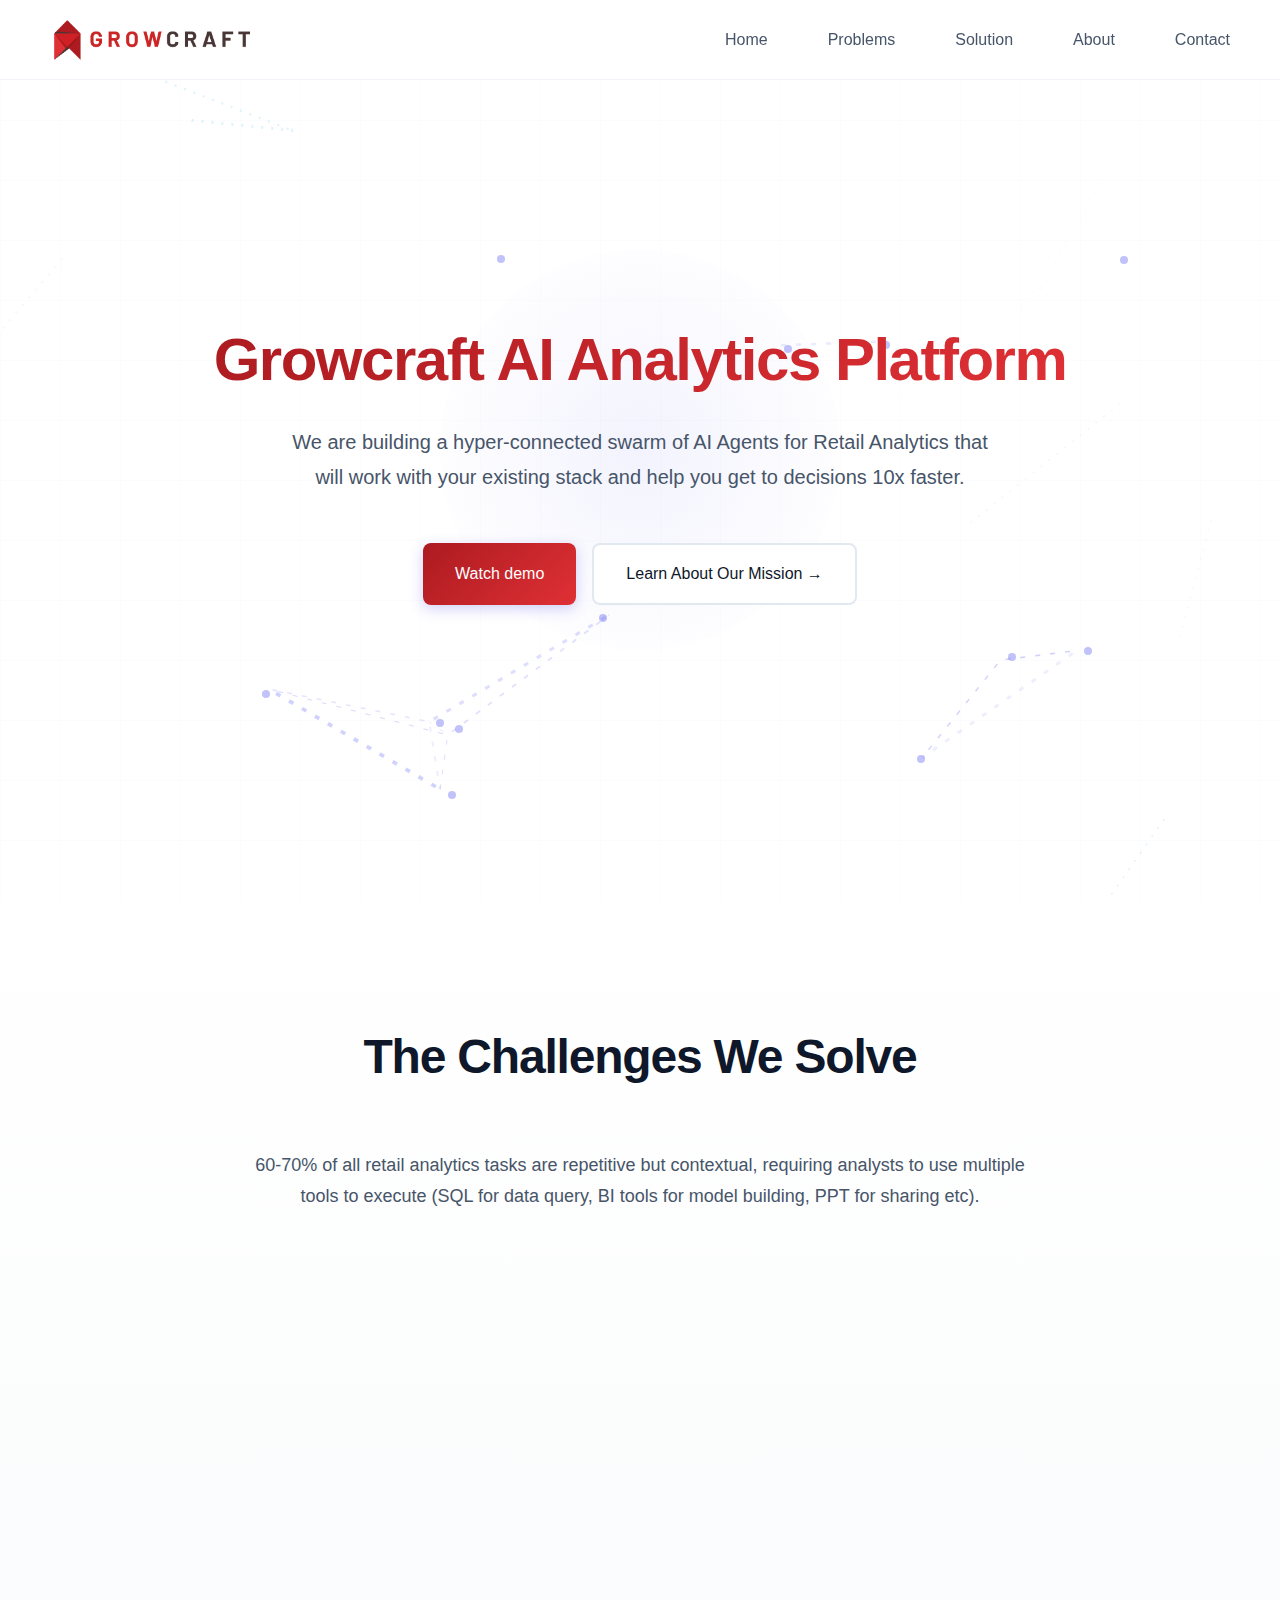
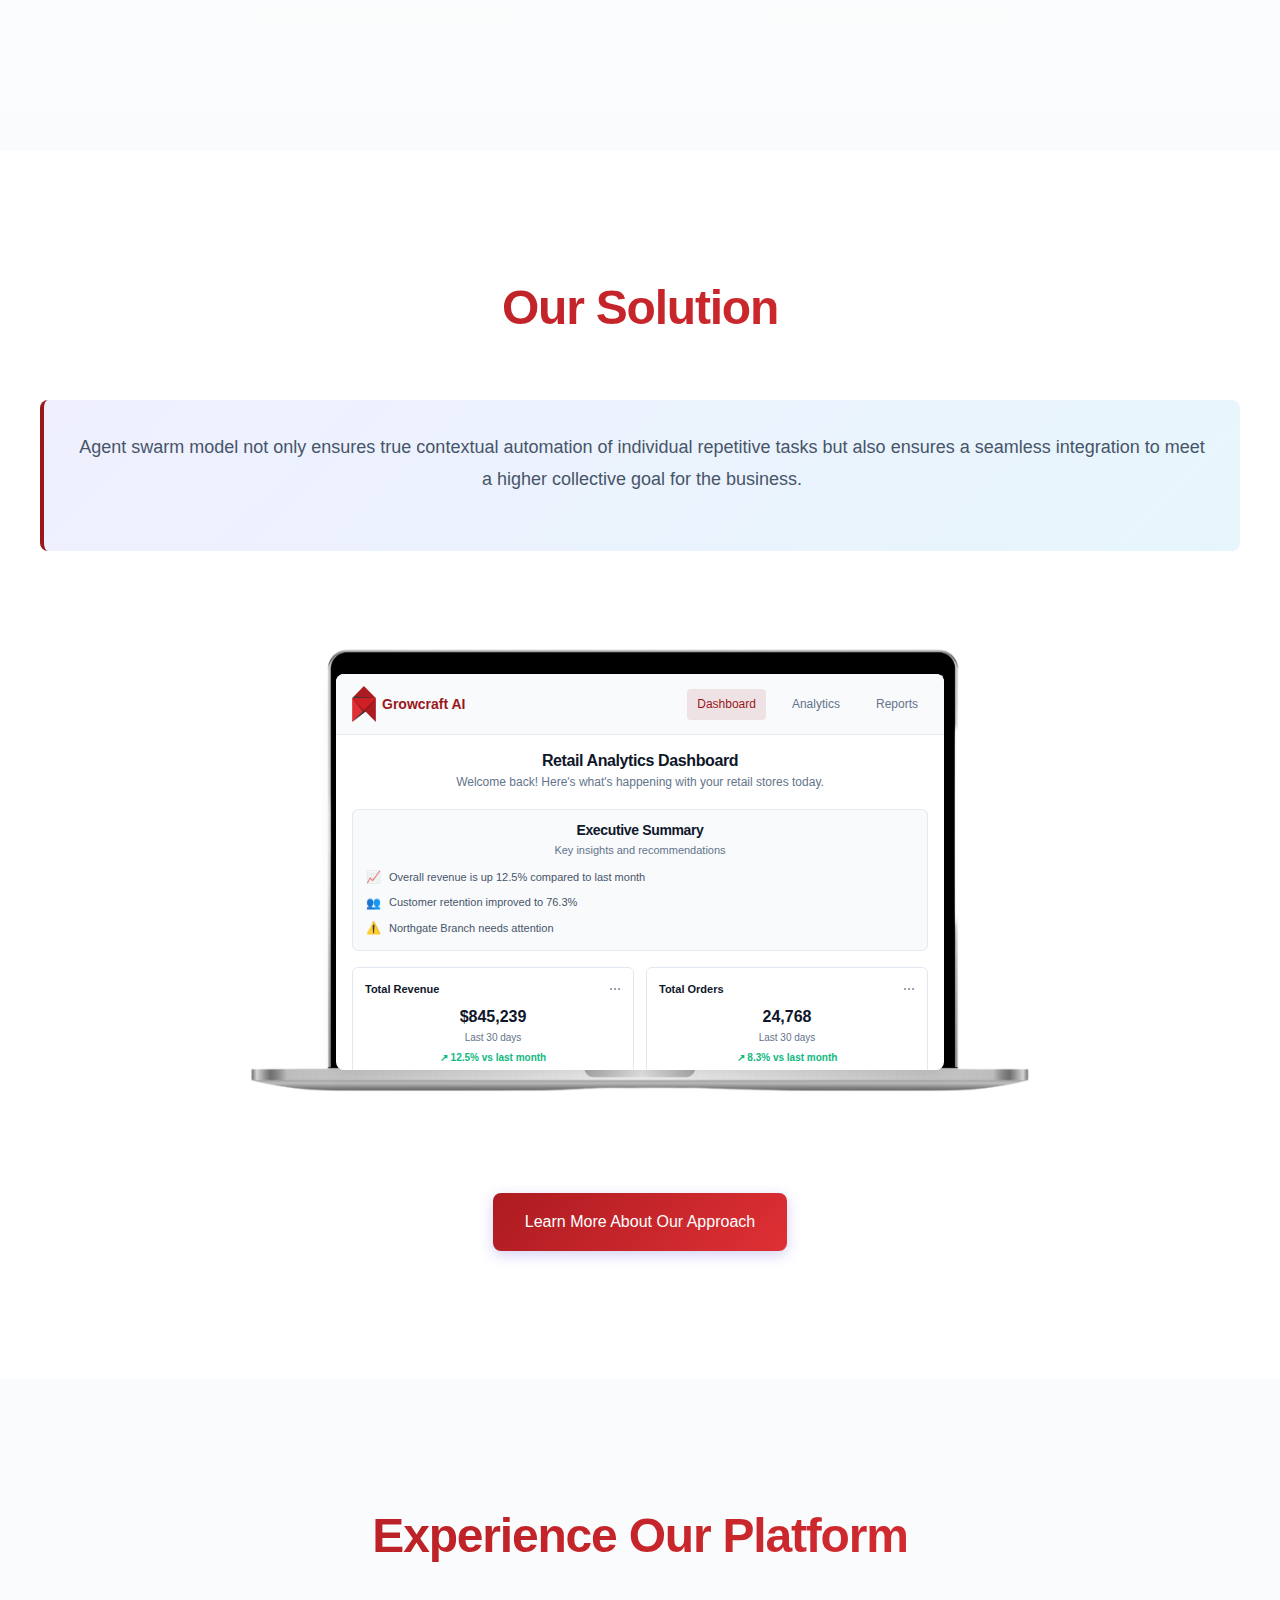
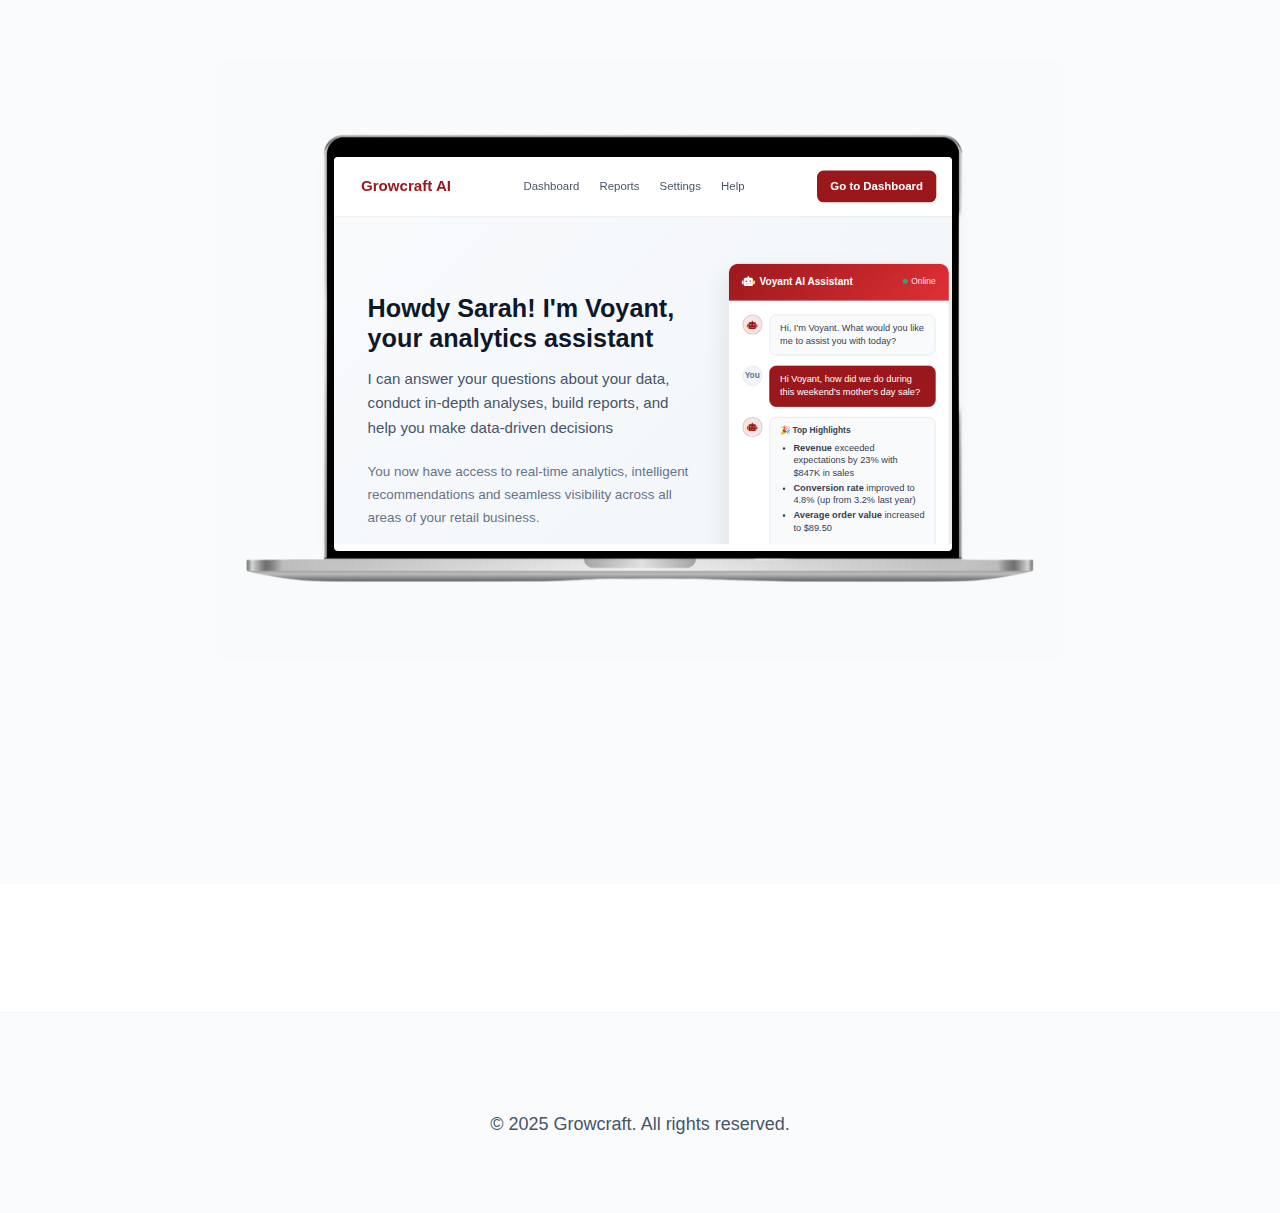
<file: index.html>
<!DOCTYPE html>
<html lang="en">
<head>
    <meta charset="UTF-8">
    <meta name="viewport" content="width=device-width, initial-scale=1.0">
    <title>Growcraft - AI Analytics Platform</title>
    <link rel="icon" type="image/png" href="IconOnly_Transparent_NoBuffer.png">
    <link rel="stylesheet" href="https://cdnjs.cloudflare.com/ajax/libs/font-awesome/6.4.0/css/all.min.css">
    <link rel="stylesheet" href="css/styles.css">
    <link rel="stylesheet" href="css/dashboard.css">
</head>
<body>
    <nav id="navbar">
        <div class="nav-container">
            <a href="#" class="nav-logo">
                <img src="FullLogo_Transparent_NoBuffer.png" alt="Growcraft Logo" />
            </a>
            
            <ul class="nav-menu" id="nav-menu">
                <li class="nav-item">
                    <a href="#home" class="nav-link">Home</a>
                </li>
                <li class="nav-item">
                    <a href="#problems" class="nav-link">Problems</a>
                </li>
                <li class="nav-item">
                    <a href="#solution" class="nav-link">Solution</a>
                </li>
                <li class="nav-item">
                    <a href="about.html" class="nav-link">About</a>
                </li>
                <li class="nav-item">
                    <a href="mailto:anikethk96@gmail.com" target="_blank" class="nav-link">Contact</a>
                </li>
                <!-- <li class="nav-item nav-cta">
                    <a href="#" class="btn btn-primary">Get Started</a>
                </li> -->
            </ul>
            
            <div class="hamburger" id="hamburger">
                <span></span>
                <span></span>
                <span></span>
            </div>
        </div>
    </nav>

    <section class="hero" id="home">
        <div class="vector-network">
            <svg id="networkSvg" xmlns="http://www.w3.org/2000/svg">
                </svg>
        </div>
        
        <div id="networkNodes"></div>
        
        <div class="gradient-orb"></div>
        <div class="grid-overlay"></div>
        
        <div class="hero-content">
            <h1 class="hero-title gradient-text">Growcraft AI Analytics Platform</h1>
            <p class="hero-subtitle">
                We are building a hyper-connected swarm of AI Agents for Retail Analytics that will work with your existing stack and help you get to decisions 10x faster. 
            </p>
            <div class="hero-buttons">
                <a href="#" class="btn btn-primary">Watch demo</a>
                <a href="about.html" class="btn btn-secondary">Learn About Our Mission →</a>
            </div>
        </div>
    </section>

    <section class="problem-section" id="problems">
        <div class="container">
            <h2 class="section-title">The Challenges We Solve</h2>
            <p class="text-center" style="max-width: 800px; margin: 0 auto 3rem;">
                60-70% of all retail analytics tasks are repetitive but contextual, requiring analysts to use multiple tools to execute (SQL for data query, BI tools for model building, PPT for sharing etc).
            </p>
            
            <div class="problems-grid">
                <div class="problem-card">
                    <div class="problem-number">1</div>
                    <h3 class="problem-title">Fragmented Solutions</h3>
                    <p class="problem-description">
                        Existing SaaS solutions are highly fragmented, offering piece-meal solutions to departmental tasks. Analysts usually depend on multiple tools and vendors.
                    </p>
                </div>
                
                <div class="problem-card">
                    <div class="problem-number">2</div>
                    <h3 class="problem-title">Siloed Operations</h3>
                    <p class="problem-description">
                        Current retail operations are notoriously siloed, leading to inefficiencies and often resulting in money left on the table.
                    </p>
                </div>
                
                <div class="problem-card">
                    <div class="problem-number">3</div>
                    <h3 class="problem-title">Technical Debt</h3>
                    <p class="problem-description">
                        Legacy SaaS companies offering "AI-Powered" solutions have serious technical-debt hindering truly AI-native solutions.
                    </p>
                </div>
            </div>
        </div>
    </section>

    <section class="solution-section" id="solution">
        <div class="container">
            <div class="solution-content">
                <h2 class="section-title gradient-text">Our Solution</h2>
                <div class="solution-highlight">
                    <p>
                        Agent swarm model not only ensures true contextual automation of individual repetitive tasks but also ensures a seamless integration to meet a higher collective goal for the business.
                    </p>
                </div>
                
                <!-- Laptop Mockup with Dashboard -->
                <div class="laptop-mockup">
                    <div class="laptop-frame">
                        <img src="assets/founders/laptop_screen.png" alt="Laptop Mockup" class="laptop-image">
                        <div class="dashboard-overlay">
                            <div class="dashboard-content">
                                <!-- Dashboard Header -->
                                <div class="dashboard-header">
                                    <div class="dashboard-logo">
                                        <img src="IconOnly_Transparent_NoBuffer.png" alt="Growcraft" style="width: 24px; height: auto;">
                                        <span style="font-weight: 600; color: #9a181c; margin-left: 6px; font-size: 14px;">Growcraft AI</span>
                                    </div>
                                    <div class="dashboard-nav">
                                        <span class="nav-item active">Dashboard</span>
                                        <span class="nav-item">Analytics</span>
                                        <span class="nav-item">Reports</span>
                                    </div>
                                </div>
                                
                                <!-- Dashboard Main Content -->
                                <div class="dashboard-main">
                                    <div class="dashboard-title">
                                        <h3>Retail Analytics Dashboard</h3>
                                        <p>Welcome back! Here's what's happening with your retail stores today.</p>
                                    </div>
                                    
                                    <!-- Executive Summary -->
                                    <div class="executive-summary">
                                        <div class="summary-header">
                                            <h4>Executive Summary</h4>
                                            <p>Key insights and recommendations</p>
                                        </div>
                                        <div class="summary-content">
                                            <div class="summary-item">
                                                <span class="summary-icon">📈</span>
                                                <span>Overall revenue is up 12.5% compared to last month</span>
                                            </div>
                                            <div class="summary-item">
                                                <span class="summary-icon">👥</span>
                                                <span>Customer retention improved to 76.3%</span>
                                            </div>
                                            <div class="summary-item">
                                                <span class="summary-icon">⚠️</span>
                                                <span>Northgate Branch needs attention</span>
                                            </div>
                                        </div>
                                    </div>
                                    
                                    <!-- Metrics Cards -->
                                    <div class="metrics-grid">
                                        <div class="metric-card">
                                            <div class="metric-header">
                                                <div class="metric-title">Total Revenue</div>
                                                <div class="metric-menu">⋯</div>
                                            </div>
                                            <div class="metric-value">$845,239</div>
                                            <div class="metric-label">Last 30 days</div>
                                            <div class="metric-change positive">↗ 12.5% vs last month</div>
                                        </div>
                                        <div class="metric-card">
                                            <div class="metric-header">
                                                <div class="metric-title">Total Orders</div>
                                                <div class="metric-menu">⋯</div>
                                            </div>
                                            <div class="metric-value">24,768</div>
                                            <div class="metric-label">Last 30 days</div>
                                            <div class="metric-change positive">↗ 8.3% vs last month</div>
                                        </div>
                                        <div class="metric-card">
                                            <div class="metric-header">
                                                <div class="metric-title">Avg Order Value</div>
                                                <div class="metric-menu">⋯</div>
                                            </div>
                                            <div class="metric-value">$34.12</div>
                                            <div class="metric-label">Last 30 days</div>
                                            <div class="metric-change positive">↗ 3.7% vs last month</div>
                                        </div>
                                        <div class="metric-card">
                                            <div class="metric-header">
                                                <div class="metric-title">Customer Satisfaction</div>
                                                <div class="metric-menu">⋯</div>
                                            </div>
                                            <div class="metric-value">94.8%</div>
                                            <div class="metric-label">Based on 12,543 reviews</div>
                                            <div class="metric-change negative">↘ 1.2% vs last month</div>
                                        </div>
                                    </div>
                                    
                                    <!-- Chart Area -->
                                    <div class="chart-container">
                                        <div class="chart-header">
                                            <div class="chart-title">Sales Performance</div>
                                            <div class="chart-menu">⋯</div>
                                        </div>
                                        <div class="chart-area">
                                            <div class="chart-bars">
                                                <div class="bar" style="height: 60%;"></div>
                                                <div class="bar" style="height: 80%;"></div>
                                                <div class="bar" style="height: 45%;"></div>
                                                <div class="bar" style="height: 90%;"></div>
                                                <div class="bar" style="height: 70%;"></div>
                                                <div class="bar" style="height: 85%;"></div>
                                                <div class="bar" style="height: 95%;"></div>
                                            </div>
                                            <div class="chart-labels">
                                                <span>Mon</span>
                                                <span>Tue</span>
                                                <span>Wed</span>
                                                <span>Thu</span>
                                                <span>Fri</span>
                                                <span>Sat</span>
                                                <span>Sun</span>
                                            </div>
                                        </div>
                                    </div>
                                    
                                    <!-- AI Agent Status -->
                                    <div class="ai-status">
                                        <div class="ai-indicator">
                                            <div class="ai-dot"></div>
                                            <span>AI Agents Active</span>
                                        </div>
                                        <div class="ai-tasks">
                                            <span>Processing data...</span>
                                            <span>Generating insights...</span>
                                        </div>
                                    </div>
                                </div>
                            </div>
                        </div>
                    </div>
                </div>
                
                <a href="about.html" class="btn btn-primary">Learn More About Our Approach</a>
            </div>
        </div>
    </section>

    <!-- Laptop Landing Page Section -->
    <section class="laptop-landing-section" style="padding: var(--space-5xl) 0; background: var(--bg-secondary);">
        <div class="container">
            <h2 class="section-title gradient-text">Experience Our Platform</h2>
            <div class="laptop-iframe-container">
                <iframe 
                    src="laptop-landing-page.html" 
                    class="laptop-iframe"
                    frameborder="0"
                    scrolling="no">
                </iframe>
            </div>
        </div>
    </section>

    <footer>
        <div class="container">
            <p>&copy; 2025 Growcraft. All rights reserved.</p>
        </div>
    </footer>

    <script>
        // Hamburger Menu Toggle
        const hamburger = document.getElementById('hamburger');
        const navMenu = document.getElementById('nav-menu');
        const body = document.body;
        const navLinks = document.querySelectorAll('.nav-link');

        hamburger.addEventListener('click', () => {
            hamburger.classList.toggle('active');
            navMenu.classList.toggle('active');
            body.classList.toggle('menu-open');
        });

        // Close menu when clicking nav links (mobile)
        navLinks.forEach(link => {
            link.addEventListener('click', () => {
                hamburger.classList.remove('active');
                navMenu.classList.remove('active');
                body.classList.remove('menu-open');
            });
        });

        // Add scroll effect to navigation
        window.addEventListener('scroll', () => {
            const navbar = document.getElementById('navbar');
            if (window.scrollY > 50) {
                navbar.classList.add('scrolled');
            } else {
                navbar.classList.remove('scrolled');
            }
        });

        // Smooth scroll for anchor links
        document.querySelectorAll('a[href^="#"]').forEach(anchor => {
            anchor.addEventListener('click', function (e) {
                e.preventDefault();
                const target = document.querySelector(this.getAttribute('href'));
                if (target) {
                    const navHeight = document.getElementById('navbar').offsetHeight;
                    const targetPosition = target.offsetTop - navHeight;
                    window.scrollTo({
                        top: targetPosition,
                        behavior: 'smooth'
                    });
                }
            });
        });

        // Vector Network Animation
        function createVectorNetwork() {
            const svg = document.getElementById('networkSvg');
            const nodesContainer = document.getElementById('networkNodes');
            const hero = document.querySelector('.hero');
            
            // Clear existing content
            svg.innerHTML = '';
            nodesContainer.innerHTML = '';
            
            const width = hero.offsetWidth;
            const height = hero.offsetHeight;
            
            svg.setAttribute('width', width);
            svg.setAttribute('height', height);
            
            // Create network nodes (connection points)
            const nodes = [];
            const nodeCount = Math.min(12, Math.floor(width / 100)); // Responsive node count
            
            for (let i = 0; i < nodeCount; i++) {
                const node = {
                    x: Math.random() * width * 0.8 + width * 0.1, // Keep nodes away from edges
                    y: Math.random() * height * 0.8 + height * 0.1,
                    vx: (Math.random() - 0.5) * 0.5, // Slow movement
                    vy: (Math.random() - 0.5) * 0.5,
                    connections: []
                };
                nodes.push(node);
                
                // Create visual node element
                const nodeElement = document.createElement('div');
                nodeElement.className = 'network-node';
                if (Math.random() > 0.7) nodeElement.classList.add('pulse');
                nodeElement.style.left = node.x + 'px';
                nodeElement.style.top = node.y + 'px';
                nodesContainer.appendChild(nodeElement);
            }
            
            // Create connections between nearby nodes
            for (let i = 0; i < nodes.length; i++) {
                for (let j = i + 1; j < nodes.length; j++) {
                    const distance = Math.sqrt(
                        Math.pow(nodes[i].x - nodes[j].x, 2) + 
                        Math.pow(nodes[i].y - nodes[j].y, 2)
                    );
                    
                    // Connect nodes that are close enough
                    if (distance < Math.min(width, height) * 0.25) {
                        nodes[i].connections.push(j);
                        
                        // Create SVG line
                        const line = document.createElementNS('http://www.w3.org/2000/svg', 'line');
                        line.setAttribute('x1', nodes[i].x);
                        line.setAttribute('y1', nodes[i].y);
                        line.setAttribute('x2', nodes[j].x);
                        line.setAttribute('y2', nodes[j].y);
                        line.setAttribute('stroke', `rgba(99, 102, 241, ${0.1 + Math.random() * 0.2})`);
                        line.setAttribute('stroke-width', Math.random() * 3.5 + 0.5);
                        line.setAttribute('stroke-dasharray', '5,10');
                        line.setAttribute('stroke-dashoffset', '1000');
                        
                        // Animate line drawing
                        line.style.animation = `drawLine ${2 + Math.random() * 3}s ease-in-out infinite alternate`;
                        line.style.animationDelay = Math.random() * 2 + 's';
                        
                        svg.appendChild(line);
                    }
                }
            }
            
            // Add some random vector lines for extra AI feel
            for (let i = 0; i < 8; i++) {
                const startX = Math.random() * width;
                const startY = Math.random() * height;
                const length = Math.random() * 200 + 100;
                const angle = Math.random() * Math.PI * 2;
                const endX = startX + Math.cos(angle) * length;
                const endY = startY + Math.sin(angle) * length;
                
                const line = document.createElementNS('http://www.w3.org/2000/svg', 'line');
                line.setAttribute('x1', startX);
                line.setAttribute('y1', startY);
                line.setAttribute('x2', endX);
                line.setAttribute('y2', endY);
                line.setAttribute('stroke', `rgba(14, 165, 233, ${0.05 + Math.random() * 0.1})`);
                line.setAttribute('stroke-width', Math.random() * 3 + 0.5);
                line.setAttribute('stroke-dasharray', '2,8');
                line.setAttribute('stroke-dashoffset', '1000');
                
                line.style.animation = `drawLine ${3 + Math.random() * 4}s ease-in-out infinite alternate`;
                line.style.animationDelay = Math.random() * 3 + 's';
                
                svg.appendChild(line);
            }
            
            // Animate nodes (subtle movement)
            function animateNodes() {
                const nodeElements = document.querySelectorAll('.network-node');
                nodes.forEach((node, index) => {
                    // Update position
                    node.x += node.vx;
                    node.y += node.vy;
                    
                    // Bounce off edges
                    if (node.x <= 0 || node.x >= width) node.vx *= -1;
                    if (node.y <= 0 || node.y >= height) node.vy *= -1;
                    
                    // Keep nodes in bounds
                    node.x = Math.max(0, Math.min(width, node.x));
                    node.y = Math.max(0, Math.min(height, node.y));
                    
                    // Update visual position
                    if (nodeElements[index]) {
                        nodeElements[index].style.left = node.x + 'px';
                        nodeElements[index].style.top = node.y + 'px';
                    }
                });
                
                requestAnimationFrame(animateNodes);
            }
            
            // Start subtle node animation
            animateNodes();
        }
        
        // Initialize vector network
        createVectorNetwork();
        
        // Recreate network on window resize
        let resizeTimeout;
        window.addEventListener('resize', () => {
            clearTimeout(resizeTimeout);
            resizeTimeout = setTimeout(createVectorNetwork, 500);
        });

        // Animate elements on scroll
        const observerOptions = {
            threshold: 0.1,
            rootMargin: '0px 0px -50px 0px'
        };

        const observer = new IntersectionObserver((entries) => {
            entries.forEach(entry => {
                if (entry.isIntersecting) {
                    entry.target.style.opacity = '1';
                    entry.target.style.transform = 'translateY(0)';
                }
            });
        }, observerOptions);

        // Observe all cards
        document.querySelectorAll('.problem-card').forEach(card => {
            card.style.opacity = '0';
            card.style.transform = 'translateY(20px)';
            card.style.transition = 'all 0.6s ease-out';
            observer.observe(card);
        });
    </script>
</body>
</html>
</file>
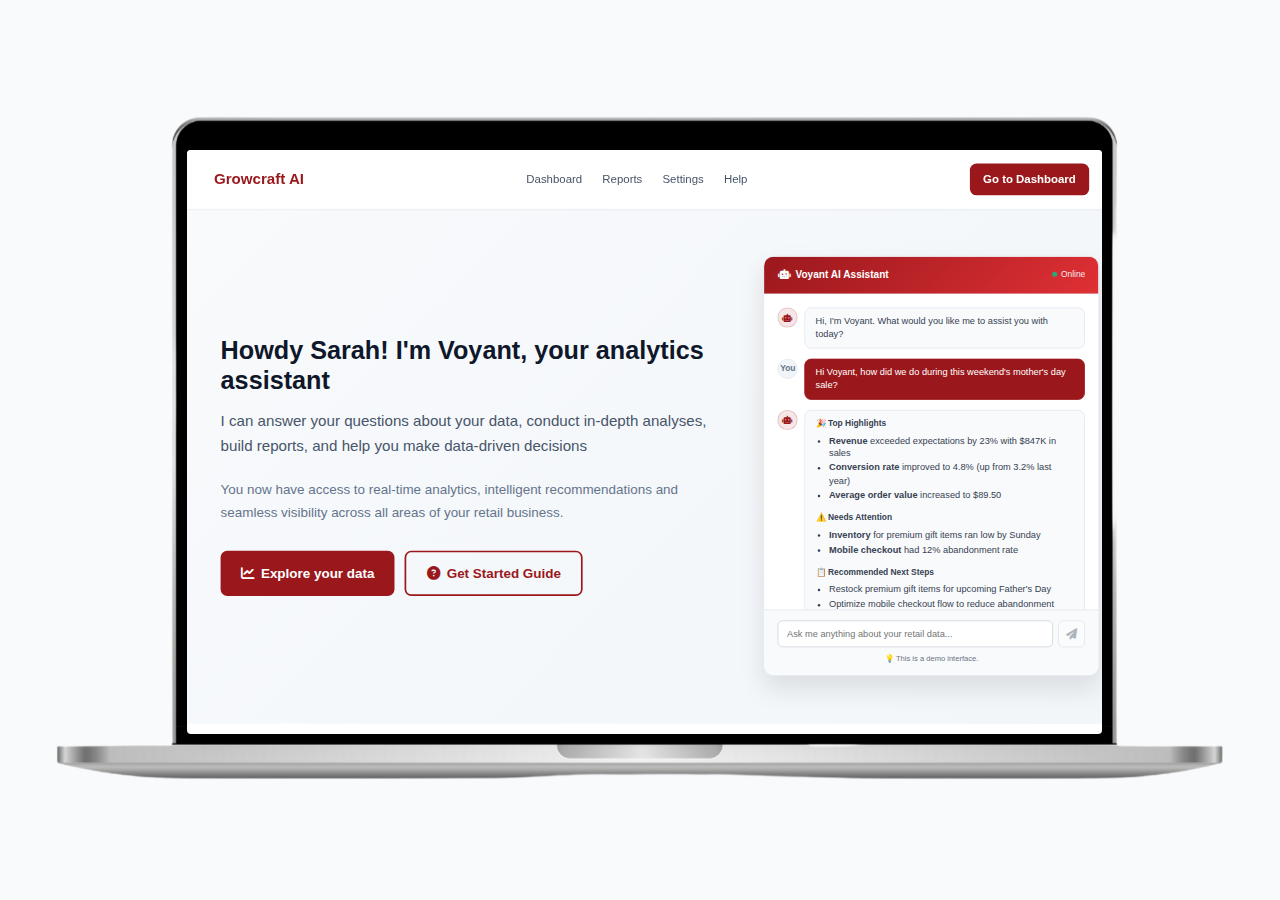
<file: laptop-landing-page.html>
<!DOCTYPE html>
<html lang="en">
<head>
    <meta charset="UTF-8">
    <meta name="viewport" content="width=device-width, initial-scale=1.0">
    <title>Growcraft AI - Laptop Demo</title>
    <link rel="stylesheet" href="https://cdnjs.cloudflare.com/ajax/libs/font-awesome/6.4.0/css/all.min.css">
    <link rel="stylesheet" href="css/laptop-landing.css">
</head>
<body>
    <div class="laptop-container">
        <img src="assets/founders/laptop_screen.png" alt="Laptop Mockup" class="laptop-image">
        
        <div class="content-overlay">
            <div class="scaled-content">
                <!-- Header -->
                <header class="header">
                    <div class="header-content">
                        <div class="logo">
                            <div class="logo-text">Growcraft AI</div>
                        </div>
                        
                        <nav>
                            <ul class="nav-links">
                                <li><a href="#dashboard">Dashboard</a></li>
                                <li><a href="#reports">Reports</a></li>
                                <li><a href="#settings">Settings</a></li>
                                <li><a href="#help">Help</a></li>
                            </ul>
                        </nav>
                        
                        <a href="#" class="cta-button">Go to Dashboard</a>
                    </div>
                </header>

                <!-- Main Content -->
                <main class="main-content">
                    <div class="hero-container">
                        <!-- Left Section - Welcome Message (60%) -->
                        <div class="hero-content">
                            <h1 class="hero-title">Howdy Sarah! I'm Voyant, your analytics assistant</h1>
                            <p class="hero-subtitle">I can answer your questions about your data, conduct in-depth analyses, build reports, and help you make data-driven decisions</p>
                            <p class="hero-description">
                                You now have access to real-time analytics, intelligent recommendations and seamless visibility across all areas of your retail business. 
                                </p>
                            
                            <div class="hero-buttons">
                                <a href="#" class="btn-primary">
                                    <i class="fas fa-chart-line"></i>
                                    Explore your data
                                </a>
                                <a href="#" class="btn-secondary">
                                    <i class="fas fa-question-circle"></i>
                                    Get Started Guide
                                </a>
                            </div>
                        </div>
                        
                        <!-- Right Section - Chatbot Interface (40%) -->
                        <div class="hero-chatbot">
                            <div class="chatbot-interface">
                                <div class="chatbot-header">
                                    <div class="chatbot-title">
                                        <i class="fas fa-robot"></i>
                                        <span>Voyant AI Assistant</span>
                                    </div>
                                    <div class="chatbot-status">
                                        <div class="status-dot"></div>
                                        <span>Online</span>
                                    </div>
                                </div>
                                
                                <div class="chatbot-messages">
                                    <div class="message bot-message">
                                        <div class="message-avatar">
                                            <i class="fas fa-robot"></i>
                                        </div>
                                        <div class="message-content">
                                            <p>Hi, I'm Voyant. What would you like me to assist you with today?</p>
                                        </div>
                                    </div>
                                    
                                    <div class="message user-message">
                                        <div class="message-content">
                                            <p>Hi Voyant, how did we do during this weekend's mother's day sale?</p>
                                        </div>
                                        <div class="message-avatar">
                                            <span>You</span>
                                        </div>
                                    </div>
                                    
                                    <div class="message bot-message">
                                        <div class="message-avatar">
                                            <i class="fas fa-robot"></i>
                                        </div>
                                        <div class="message-content">
                                            <div class="response-section">
                                                <div class="section-title">🎉 Top Highlights</div>
                                                <ul>
                                                    <li><strong>Revenue</strong> exceeded expectations by 23% with $847K in sales</li>
                                                    <li><strong>Conversion rate</strong> improved to 4.8% (up from 3.2% last year)</li>
                                                    <li><strong>Average order value</strong> increased to $89.50</li>
                                                </ul>
                                            </div>
                                            
                                            <div class="response-section">
                                                <div class="section-title">⚠️ Needs Attention</div>
                                                <ul>
                                                    <li><strong>Inventory</strong> for premium gift items ran low by Sunday</li>
                                                    <li><strong>Mobile checkout</strong> had 12% abandonment rate</li>
                                                </ul>
                                            </div>
                                            
                                            <div class="response-section">
                                                <div class="section-title">📋 Recommended Next Steps</div>
                                                <ul>
                                                    <li>Restock premium gift items for upcoming Father's Day</li>
                                                    <li>Optimize mobile checkout flow to reduce abandonment</li>
                                                    <li>Increase customer service staff for peak periods</li>
                                                    <li>Launch follow-up email campaign to capitalize on momentum</li>
                                                </ul>
                                            </div>
                                            
                                            <div class="report-link">
                                                <p>Btw, I've also created a detailed report here if you'd like to dig in further</p>
                                                <a href="#" class="report-button">
                                                    <i class="fas fa-chart-bar"></i>
                                                    View Detailed Report
                                                </a>
                                            </div>
                                        </div>
                                    </div>
                                </div>
                                
                                <div class="chatbot-input">
                                    <div class="input-container">
                                        <input type="text" placeholder="Ask me anything about your retail data..." disabled>
                                        <button class="send-button" disabled>
                                            <i class="fas fa-paper-plane"></i>
                                        </button>
                                    </div>
                                    <p class="demo-note">💡 This is a demo interface.</p>
                                </div>
                            </div>
                        </div>
                    </div>
                </main>

                <!-- Quick Access Section -->
                <section class="features-section" id="dashboard">
                    <div class="features-grid">
                        <div class="feature-card">
                            <div class="feature-icon">
                                <i class="fas fa-chart-line"></i>
                            </div>
                            <h3 class="feature-title">Analytics Dashboard</h3>
                            <p class="feature-description">
                                Access your comprehensive analytics dashboard with real-time metrics, performance indicators, and business insights.
                            </p>
                        </div>
                        
                        <div class="feature-card">
                            <div class="feature-icon">
                                <i class="fas fa-file-alt"></i>
                            </div>
                            <h3 class="feature-title">Reports & Insights</h3>
                            <p class="feature-description">
                                Generate detailed reports, view historical data, and get actionable insights to optimize your business operations.
                            </p>
                        </div>
                        
                        <div class="feature-card">
                            <div class="feature-icon">
                                <i class="fas fa-cog"></i>
                            </div>
                            <h3 class="feature-title">Platform Settings</h3>
                            <p class="feature-description">
                                Configure your analytics preferences, manage integrations, and customize your dashboard to match your business needs.
                            </p>
                        </div>
                    </div>
                </section>
            </div>
        </div>
    </div>

    <script>
        document.addEventListener('DOMContentLoaded', function() {
            // Smooth scrolling for navigation links
            document.querySelectorAll('a[href^="#"]').forEach(anchor => {
                anchor.addEventListener('click', function (e) {
                    e.preventDefault();
                    const target = document.querySelector(this.getAttribute('href'));
                    if (target) {
                        target.scrollIntoView({
                            behavior: 'smooth',
                            block: 'start'
                        });
                    }
                });
            });
        });
    </script>
</body>
</html>
</file>
<file: css/dashboard.css>
/* ===================================
   LAPTOP MOCKUP & DASHBOARD STYLES
   =================================== */

/* Laptop Mockup with Dashboard */
.laptop-mockup {
    margin: var(--space-4xl) 0;
    display: flex;
    justify-content: center;
    align-items: center;
}

.laptop-frame {
    position: relative;
    max-width: 800px;
    width: 100%;
}

.laptop-image {
    width: 100%;
    height: auto;
    display: block;
}

.dashboard-overlay {
    position: absolute;
    top: 6%;
    left: 12%;
    right: 12%;
    bottom: 6%;
    background: #ffffff;
    border-radius: 8px;
    overflow: hidden;
    box-shadow: 0 4px 20px rgba(0, 0, 0, 0.1);
}

.dashboard-content {
    height: 100%;
    display: flex;
    flex-direction: column;
    font-family: -apple-system, BlinkMacSystemFont, 'Inter', 'Segoe UI', Roboto, Arial, sans-serif;
}

/* Dashboard Header */
.dashboard-header {
    display: flex;
    justify-content: space-between;
    align-items: center;
    padding: 12px 16px;
    background: #f8fafc;
    border-bottom: 1px solid #e2e8f0;
}

.dashboard-logo {
    display: flex;
    align-items: center;
}

.dashboard-nav {
    display: flex;
    gap: 16px;
}

.nav-item {
    font-size: 12px;
    color: #64748b;
    cursor: pointer;
    padding: 6px 10px;
    border-radius: 4px;
    transition: all 0.2s;
}

.nav-item.active {
    background: rgba(154, 24, 28, 0.1);
    color: #9a181c;
    font-weight: 500;
}

.nav-item:hover {
    background: #f1f5f9;
    color: #475569;
}

/* Dashboard Main Content */
.dashboard-main {
    flex: 1;
    padding: 16px;
    overflow-y: auto;
}

.dashboard-title h3 {
    font-size: 16px;
    font-weight: 600;
    color: #0f172a;
    margin-bottom: 2px;
}

.dashboard-title p {
    font-size: 12px;
    color: #64748b;
    margin-bottom: 16px;
}

/* Executive Summary */
.executive-summary {
    background: #f8fafc;
    border: 1px solid #e2e8f0;
    border-radius: 6px;
    padding: 12px;
    margin-bottom: 16px;
}

.summary-header h4 {
    font-size: 14px;
    font-weight: 600;
    color: #0f172a;
    margin-bottom: 2px;
}

.summary-header p {
    font-size: 11px;
    color: #64748b;
    margin-bottom: 8px;
}

.summary-content {
    display: flex;
    flex-direction: column;
    gap: 6px;
}

.summary-item {
    display: flex;
    align-items: center;
    gap: 8px;
    font-size: 11px;
    color: #475569;
}

.summary-icon {
    font-size: 12px;
    width: 16px;
    text-align: center;
}

/* Metrics Grid */
.metrics-grid {
    display: grid;
    grid-template-columns: repeat(2, 1fr);
    gap: 12px;
    margin-bottom: 16px;
}

.metric-card {
    background: #ffffff;
    border: 1px solid #e2e8f0;
    border-radius: 6px;
    padding: 12px;
    transition: all 0.2s;
}

.metric-card:hover {
    border-color: #9a181c;
    box-shadow: 0 2px 6px rgba(154, 24, 28, 0.1);
}

.metric-header {
    display: flex;
    justify-content: space-between;
    align-items: center;
    margin-bottom: 8px;
}

.metric-title {
    font-size: 11px;
    font-weight: 600;
    color: #0f172a;
}

.metric-menu {
    font-size: 12px;
    color: #64748b;
    cursor: pointer;
}

.metric-value {
    font-size: 16px;
    font-weight: 700;
    color: #0f172a;
    line-height: 1.2;
    margin-bottom: 4px;
}

.metric-label {
    font-size: 10px;
    color: #64748b;
    margin-bottom: 4px;
}

.metric-change {
    font-size: 10px;
    font-weight: 600;
}

.metric-change.positive {
    color: #10b981;
}

.metric-change.negative {
    color: #ef4444;
}

/* Chart Container */
.chart-container {
    background: #ffffff;
    border: 1px solid #e2e8f0;
    border-radius: 6px;
    padding: 12px;
    margin-bottom: 16px;
}

.chart-header {
    display: flex;
    justify-content: space-between;
    align-items: center;
    margin-bottom: 12px;
}

.chart-title {
    font-size: 12px;
    font-weight: 600;
    color: #0f172a;
}

.chart-menu {
    font-size: 12px;
    color: #64748b;
    cursor: pointer;
}

.chart-area {
    height: 120px;
    display: flex;
    flex-direction: column;
}

.chart-bars {
    flex: 1;
    display: flex;
    align-items: end;
    gap: 8px;
    padding: 0 12px;
    margin-bottom: 8px;
}

.bar {
    flex: 1;
    background: linear-gradient(to top, #9a181c, #df3035);
    border-radius: 2px 2px 0 0;
    min-height: 12px;
    transition: all 0.3s ease;
}

.bar:hover {
    transform: scaleY(1.05);
}

.chart-labels {
    display: flex;
    justify-content: space-between;
    padding: 0 12px;
}

.chart-labels span {
    font-size: 10px;
    color: #64748b;
    flex: 1;
    text-align: center;
}

/* AI Status */
.ai-status {
    background: #f8fafc;
    border: 1px solid #e2e8f0;
    border-radius: 6px;
    padding: 12px;
}

.ai-indicator {
    display: flex;
    align-items: center;
    gap: 6px;
    margin-bottom: 6px;
}

.ai-dot {
    width: 6px;
    height: 6px;
    background: #10b981;
    border-radius: 50%;
    animation: pulse 2s infinite;
}

@keyframes pulse {
    0%, 100% {
        opacity: 1;
        transform: scale(1);
    }
    50% {
        opacity: 0.7;
        transform: scale(1.2);
    }
}

.ai-indicator span {
    font-size: 11px;
    font-weight: 500;
    color: #0f172a;
}

.ai-tasks {
    display: flex;
    gap: 8px;
    flex-wrap: wrap;
}

.ai-tasks span {
    font-size: 10px;
    color: #64748b;
    background: #ffffff;
    padding: 3px 6px;
    border-radius: 3px;
    border: 1px solid #e2e8f0;
}

/* Laptop Landing Page Iframe */
.laptop-iframe-container {
    margin: var(--space-4xl) 0;
    display: flex;
    justify-content: center;
    align-items: center;
    max-width: 850px;
    width: 100%;
    margin-left: auto;
    margin-right: auto;
    background: transparent;
}

.laptop-iframe {
    width: 100%;
    height: 600px;
    display: block;
    border: none;
    background: var(--bg-secondary);
    border-radius: 8px;
}

/* Mobile Responsive for Dashboard */
@media (max-width: 768px) {
    .laptop-mockup {
        margin: var(--space-2xl) 0;
    }
    
    .laptop-frame {
        max-width: 100%;
    }
    
    .dashboard-overlay {
        top: 6%;
        left: 8%;
        right: 8%;
        bottom: 6%;
    }
    
    .dashboard-header {
        padding: 12px 16px;
        flex-direction: column;
        gap: 12px;
        align-items: flex-start;
    }
    
    .dashboard-nav {
        gap: 12px;
    }
    
    .nav-item {
        font-size: 12px;
        padding: 6px 8px;
    }
    
    .dashboard-main {
        padding: 16px;
    }
    
    .dashboard-title h3 {
        font-size: 16px;
    }
    
    .dashboard-title p {
        font-size: 12px;
    }
    
    .metrics-grid {
        grid-template-columns: repeat(2, 1fr);
        gap: 12px;
    }
    
    .metric-card {
        padding: 12px;
    }
    
    .metric-value {
        font-size: 14px;
    }
    
    .metric-label {
        font-size: 10px;
    }
    
    .chart-container {
        padding: 16px;
    }
    
    .chart-bars {
        gap: 8px;
        padding: 0 12px;
    }
    
    .ai-status {
        padding: 12px;
    }
    
    .ai-tasks {
        gap: 8px;
    }
    
    .ai-tasks span {
        font-size: 10px;
        padding: 3px 6px;
    }
    
    .laptop-iframe-container {
        margin: var(--space-2xl) 0;
        max-width: 100%;
    }
    
    .laptop-iframe {
        height: 500px;
    }
}
</file>
<file: css/laptop-landing.css>
:root {
    --primary: #9a181c;
    --primary-light: #df3035;
    --primary-dark: #7a1015;
    --secondary: #334155;
    --success: #10b981;
    --warning: #f59e0b;
    --danger: #ef4444;
    --info: #3b82f6;
    --bg-primary: #ffffff;
    --bg-secondary: #f8fafc;
    --bg-tertiary: #f1f5f9;
    --text-primary: #0f172a;
    --text-secondary: #475569;
    --text-muted: #64748b;
    --border: #e2e8f0;
    --font-family: -apple-system, BlinkMacSystemFont, 'Inter', 'Segoe UI', Roboto, Arial, sans-serif;
    --font-size-xs: 0.75rem;
    --font-size-sm: 0.875rem;
    --font-size-md: 1rem;
    --font-size-lg: 1.125rem;
    --font-size-xl: 1.25rem;
    --font-size-2xl: 1.5rem;
    --font-size-3xl: 1.875rem;
    --font-size-4xl: 2.25rem;
    --spacing-1: 0.25rem;
    --spacing-2: 0.5rem;
    --spacing-3: 0.75rem;
    --spacing-4: 1rem;
    --spacing-5: 1.25rem;
    --spacing-6: 1.5rem;
    --spacing-8: 2rem;
    --spacing-10: 2.5rem;
    --spacing-12: 3rem;
    --spacing-16: 4rem;
    --spacing-20: 5rem;
    --radius-sm: 0.25rem;
    --radius-md: 0.375rem;
    --radius-lg: 0.5rem;
    --radius-xl: 0.75rem;
    --radius-2xl: 1rem;
    --radius-full: 9999px;
    --shadow-sm: 0 1px 2px 0 rgba(0, 0, 0, 0.05);
    --shadow-md: 0 4px 6px -1px rgba(0, 0, 0, 0.1), 0 2px 4px -2px rgba(0, 0, 0, 0.1);
    --shadow-lg: 0 10px 15px -3px rgba(0, 0, 0, 0.1), 0 4px 6px -4px rgba(0, 0, 0, 0.1);
    --shadow-xl: 0 20px 25px -5px rgba(0, 0, 0, 0.1), 0 10px 10px -5px rgba(0, 0, 0, 0.04);
}

* {
    margin: 0;
    padding: 0;
    box-sizing: border-box;
}

body {
    font-family: var(--font-family);
    background: #f8fafc;
    color: var(--text-primary);
    line-height: 1.6;
    min-height: 100vh;
    display: flex;
    justify-content: center;
    align-items: center;
    padding: 20px;
}

/* Laptop Container */
.laptop-container {
    position: relative;
    max-width: 1200px;
    width: 100%;
    height: auto; /* Add explicit height */
    display: flex;
    z-index: 1;
    /* background: #ddd; Temporary background to see the container */
    border-radius: 12px;
}

.laptop-image {
    width: 100%;
    height: auto;
    display: block;
}

/* Content Overlay */
.content-overlay {
    position: absolute;
    top: 5.5%;
    left: 12.25%;
    right: 11.5%;
    bottom: 8%;
    background: #ffffff;
    border-radius: 4px;
    overflow: hidden;
    box-shadow: 0 4px 20px rgba(0, 0, 0, 0.1);
}

/* Scaled down styles for the landing page content */
.scaled-content {
    transform: scale(0.84);
    transform-origin: top left;
    width: 120%; /* 100% / 0.85 to compensate for scale */
    height: 117%;
    overflow-y: auto;
    font-size: 0.85em;
}

/* Header */
.header {
    background-color: var(--bg-primary);
    box-shadow: var(--shadow-sm);
    padding: var(--spacing-4) var(--spacing-6);
    position: sticky;
    top: 0;
    z-index: 100;
}

.header-content {
    max-width: 1200px;
    margin: 0 auto;
    display: flex;
    justify-content: space-between;
    align-items: center;
}

.logo {
    display: flex;
    align-items: center;
}

.logo img {
    height: 32px;
    width: auto;
}

.logo-text {
    font-size: var(--font-size-lg);
    font-weight: 700;
    color: var(--primary);
    margin-left: var(--spacing-2);
}

nav ul {
    display: flex;
    list-style: none;
    gap: var(--spacing-6);
}

nav a {
    color: var(--text-secondary);
    text-decoration: none;
    font-weight: 500;
    transition: color 0.2s;
}

nav a:hover {
    color: var(--primary);
}

.cta-button {
    background-color: var(--primary);
    color: white;
    padding: var(--spacing-2) var(--spacing-4);
    border-radius: var(--radius-lg);
    text-decoration: none;
    font-weight: 600;
    transition: background-color 0.2s;
}

.cta-button:hover {
    background-color: var(--primary-dark);
}

/* Main Content */
.main-content {
    background: linear-gradient(135deg, var(--bg-secondary) 0%, var(--bg-tertiary) 100%);
    min-height: calc(100vh - 80px);
    display: flex;
    align-items: flex-start;
    justify-content: center;
    padding-top: var(--spacing-4);
}

.hero-container {
    display: flex;
    align-items: center;
    gap: var(--spacing-8);
    max-width: 1200px;
    width: 100%;
    margin: 0 auto;
    padding: var(--spacing-10);
}

.hero-content {
    flex: 0 0 60%;
    text-align: left;
}

.hero-title {
    font-size: var(--font-size-3xl);
    font-weight: 700;
    color: var(--text-primary);
    margin-bottom: var(--spacing-4);
    line-height: 1.2;
}

.hero-subtitle {
    font-size: var(--font-size-lg);
    color: var(--text-secondary);
    margin-bottom: var(--spacing-6);
    line-height: 1.6;
}

.hero-description {
    font-size: var(--font-size-md);
    color: var(--text-muted);
    margin-bottom: var(--spacing-8);
    line-height: 1.7;
}

.hero-buttons {
    display: flex;
    gap: var(--spacing-3);
    justify-content: flex-start;
    flex-wrap: wrap;
}

.btn-primary {
    background-color: var(--primary);
    color: white;
    padding: var(--spacing-3) var(--spacing-6);
    border-radius: var(--radius-lg);
    text-decoration: none;
    font-weight: 600;
    font-size: var(--font-size-md);
    transition: all 0.2s;
    display: inline-flex;
    align-items: center;
    gap: var(--spacing-2);
}

.btn-primary:hover {
    background-color: var(--primary-dark);
    transform: translateY(-2px);
    box-shadow: var(--shadow-lg);
}

.btn-secondary {
    background-color: transparent;
    color: var(--primary);
    padding: var(--spacing-3) var(--spacing-6);
    border: 2px solid var(--primary);
    border-radius: var(--radius-lg);
    text-decoration: none;
    font-weight: 600;
    font-size: var(--font-size-md);
    transition: all 0.2s;
    display: inline-flex;
    align-items: center;
    gap: var(--spacing-2);
}

.btn-secondary:hover {
    background-color: var(--primary);
    color: white;
    transform: translateY(-2px);
}

/* Hero Chatbot Interface */
.hero-chatbot {
    flex: 0 0 40%;
    display: flex;
    justify-content: center;
    align-items: center;
}

.chatbot-interface {
    background: #ffffff;
    border-radius: 12px;
    box-shadow: 0 15px 30px rgba(0, 0, 0, 0.1);
    border: 1px solid #e2e8f0;
    width: 100%;
    max-width: 400px;
    height: 500px;
    display: flex;
    flex-direction: column;
    overflow: hidden;
}

.chatbot-interface .chatbot-header {
    background: linear-gradient(135deg, var(--primary) 0%, var(--primary-light) 100%);
    color: white;
    padding: 12px 16px;
    display: flex;
    justify-content: space-between;
    align-items: center;
    border-bottom: 1px solid rgba(255, 255, 255, 0.1);
}

.chatbot-interface .chatbot-title {
    display: flex;
    align-items: center;
    gap: 6px;
    font-weight: 600;
    font-size: 12px;
}

.chatbot-status {
    display: flex;
    align-items: center;
    gap: 4px;
    font-size: 10px;
    opacity: 0.9;
}

.status-dot {
    width: 6px;
    height: 6px;
    background: #10b981;
    border-radius: 50%;
    animation: pulse 2s infinite;
}

@keyframes pulse {
    0%, 100% {
        opacity: 1;
        transform: scale(1);
    }
    50% {
        opacity: 0.7;
        transform: scale(1.2);
    }
}

.chatbot-messages {
    flex: 1;
    padding: 16px;
    overflow-y: auto;
    display: flex;
    flex-direction: column;
    gap: 12px;
}

.message {
    display: flex;
    gap: 8px;
    align-items: flex-start;
}

.message.user-message {
    flex-direction: row-reverse;
}

.message-avatar {
    width: 24px;
    height: 24px;
    border-radius: 50%;
    display: flex;
    align-items: center;
    justify-content: center;
    flex-shrink: 0;
    font-size: 10px;
    font-weight: 600;
}

.bot-message .message-avatar {
    background: rgba(154, 24, 28, 0.1);
    border: 1px solid rgba(154, 24, 28, 0.2);
    color: var(--primary);
}

.user-message .message-avatar {
    background: #f1f5f9;
    border: 1px solid #e2e8f0;
    color: #64748b;
}

.message-content {
    flex: 1;
    background: #f8fafc;
    border: 1px solid #e2e8f0;
    border-radius: 8px;
    padding: 8px 12px;
    font-size: 11px;
    line-height: 1.4;
    color: #374151;
}

.user-message .message-content {
    background: var(--primary);
    color: white;
    border-color: var(--primary);
}

.message-content p {
    margin: 0 0 6px 0;
}

.message-content p:last-child {
    margin-bottom: 0;
}

.message-content ul {
    margin: 6px 0;
    padding-left: 16px;
}

.message-content li {
    margin-bottom: 2px;
}

.response-section {
    margin-bottom: 12px;
}

.response-section:last-child {
    margin-bottom: 0;
}

.section-title {
    font-weight: 600;
    font-size: 10px;
    margin-bottom: 6px;
    color: #374151;
}

.report-link {
    margin-top: 12px;
    padding-top: 8px;
    border-top: 1px solid #e5e7eb;
}

.report-link p {
    margin-bottom: 6px;
    font-size: 10px;
    color: #6b7280;
}

.report-button {
    display: inline-flex;
    align-items: center;
    gap: 4px;
    background: var(--primary);
    color: white;
    padding: 6px 10px;
    border-radius: 4px;
    text-decoration: none;
    font-size: 10px;
    font-weight: 500;
    transition: all 0.2s;
}

.report-button:hover {
    background: var(--primary-dark);
    transform: translateY(-1px);
}

.chatbot-input {
    padding: 12px 16px;
    border-top: 1px solid #e2e8f0;
    background: #f8fafc;
}

.input-container {
    display: flex;
    gap: 6px;
    margin-bottom: 6px;
}

.input-container input {
    flex: 1;
    border: 1px solid #d1d5db;
    border-radius: 6px;
    padding: 8px 10px;
    font-size: 11px;
    background: white;
    color: #6b7280;
}

.input-container input:focus {
    outline: none;
    border-color: var(--primary);
}

.send-button {
    width: 32px;
    height: 32px;
    border: 1px solid #d1d5db;
    border-radius: 6px;
    background: white;
    color: #6b7280;
    display: flex;
    align-items: center;
    justify-content: center;
    cursor: pointer;
    transition: all 0.2s;
}

.send-button:hover:not(:disabled) {
    border-color: var(--primary);
    color: var(--primary);
}

.send-button:disabled {
    opacity: 0.5;
    cursor: not-allowed;
}

.demo-note {
    font-size: 9px;
    color: #6b7280;
    text-align: center;
    margin: 0;
}

/* Features Section */
.features-section {
    padding: var(--spacing-8) var(--spacing-6);
    background: var(--bg-primary);
}

.features-grid {
    display: grid;
    grid-template-columns: repeat(auto-fit, minmax(250px, 1fr));
    gap: var(--spacing-6);
    max-width: 1200px;
    margin: 0 auto;
}

.feature-card {
    background: var(--bg-secondary);
    border: 1px solid var(--border);
    border-radius: var(--radius-xl);
    padding: var(--spacing-6);
    text-align: center;
    transition: all 0.3s ease;
}

.feature-card:hover {
    transform: translateY(-4px);
    box-shadow: var(--shadow-lg);
}

.feature-icon {
    width: 60px;
    height: 60px;
    background: linear-gradient(135deg, var(--primary) 0%, var(--primary-light) 100%);
    border-radius: var(--radius-full);
    display: flex;
    align-items: center;
    justify-content: center;
    margin: 0 auto var(--spacing-4);
    color: white;
    font-size: var(--font-size-2xl);
}

.feature-title {
    font-size: var(--font-size-lg);
    font-weight: 600;
    color: var(--text-primary);
    margin-bottom: var(--spacing-3);
}

.feature-description {
    color: var(--text-secondary);
    line-height: 1.6;
}

/* Responsive */
@media (max-width: 768px) {
    .scaled-content {
        transform: scale(0.7);
        width: 142.86%; /* 100% / 0.7 */
    }
    
    .hero-container {
        flex-direction: column;
        gap: var(--spacing-6);
        text-align: center;
    }
    
    .hero-content {
        flex: none;
        text-align: center;
    }
    
    .hero-buttons {
        justify-content: center;
    }
    
    .hero-chatbot {
        flex: none;
        width: 100%;
    }
    
    .chatbot-interface {
        max-width: 100%;
        height: 400px;
    }
}
</file>
<file: css/styles.css>
/* ===================================
   MODERN B2B SAAS WEBSITE STYLESHEET
   Complete Version with Navigation & Animated Vector Background
   =================================== */

/* Reset and Base Styles */
* {
    margin: 0;
    padding: 0;
    box-sizing: border-box;
}

:root {
    /* Modern light color palette */
    --bg-primary: #ffffff;
    --bg-secondary: #fafbfc;
    --bg-tertiary: #f6f8fa;
    --bg-accent: #f0f4f8;
    
    /* Text colors */
    --text-primary: #0f172a;
    --text-secondary: #475569;
    --text-muted: #64748b;
    --text-light: #94a3b8;
    
    /* Accent colors */
    --accent-primary: #9a181c; /* Red */
    --accent-secondary: #ac1b20; /* Lighter Red */
    --accent-tertiary: #df3035; /* Even lighter Red */
    --accent-gradient-start: #ac1b20; /* Gradient Start */
    --accent-gradient-end: #df3035;   /* Gradient End */
    
    /* Borders and shadows */
    --border-light: #e2e8f0;
    --border-ultra-light: #f1f5f9;
    --shadow-sm: 0 1px 2px 0 rgba(0, 0, 0, 0.05);
    --shadow-md: 0 4px 6px -1px rgba(0, 0, 0, 0.1), 0 2px 4px -1px rgba(0, 0, 0, 0.06);
    --shadow-lg: 0 10px 15px -3px rgba(0, 0, 0, 0.1), 0 4px 6px -2px rgba(0, 0, 0, 0.05);
    --shadow-xl: 0 20px 25px -5px rgba(0, 0, 0, 0.1), 0 10px 10px -5px rgba(0, 0, 0, 0.04);
    
    /* Typography */
    --font-size-xs: 0.75rem;
    --font-size-sm: 0.875rem;
    --font-size-base: 1rem;
    --font-size-lg: 1.125rem;
    --font-size-xl: 1.25rem;
    --font-size-2xl: 1.5rem;
    --font-size-3xl: 1.875rem;
    --font-size-4xl: 2.25rem;
    --font-size-5xl: 3rem;
    --font-size-6xl: 3.75rem;
    --font-size-7xl: 4.5rem;
    
    /* Spacing */
    --space-xs: 0.25rem;
    --space-sm: 0.5rem;
    --space-md: 1rem;
    --space-lg: 1.5rem;
    --space-xl: 2rem;
    --space-2xl: 3rem;
    --space-3xl: 4rem;
    --space-4xl: 6rem;
    --space-5xl: 8rem;
    
    /* Border radius */
    --radius-sm: 0.375rem;
    --radius-md: 0.5rem;
    --radius-lg: 0.75rem;
    --radius-xl: 1rem;
    --radius-2xl: 1.5rem;
    --radius-full: 9999px;
}

/* Base styles */
html {
    scroll-behavior: smooth;
    font-size: 16px;
    -webkit-font-smoothing: antialiased;
    -moz-osx-font-smoothing: grayscale;
}

body {
    font-family: -apple-system, BlinkMacSystemFont, 'Inter', 'Segoe UI', Roboto, 'Helvetica Neue', Arial, sans-serif;
    background-color: var(--bg-primary);
    color: var(--text-primary);
    line-height: 1.6;
    font-weight: 400;
    overflow-x: hidden;
}

/* Typography */
h1, h2, h3, h4, h5, h6 {
    font-weight: 600;
    letter-spacing: -0.025em;
    color: var(--text-primary);
    margin-bottom: var(--space-md);
    line-height: 1.2;
}

h1 {
    font-size: clamp(var(--font-size-4xl), 6vw, var(--font-size-6xl));
    font-weight: 700;
    line-height: 1.1;
}

h2 {
    font-size: clamp(var(--font-size-3xl), 4vw, var(--font-size-5xl));
}

h3 {
    font-size: clamp(var(--font-size-2xl), 3vw, var(--font-size-3xl));
}

p {
    color: var(--text-secondary);
    font-size: var(--font-size-lg);
    line-height: 1.75;
    margin-bottom: var(--space-lg);
}

/* Container */
.container, .content-wrapper, .main-content, main {
    background: transparent !important;
    box-shadow: none !important;
    border: none !important;
    max-width: 1280px;
    margin: 0 auto;
    padding: 0 var(--space-xl);
}

/* ===================================
   NAVIGATION MENU
   =================================== */
nav, .navbar, .header {
    background: rgba(255, 255, 255, 0.95);
    backdrop-filter: blur(10px);
    border-bottom: 1px solid var(--border-ultra-light);
    position: fixed;
    top: 0;
    left: 0;
    right: 0;
    z-index: 1000;
    transition: all 0.3s ease;
    height: 80px;
    display: flex;
    align-items: center;
}

nav.scrolled, .navbar.scrolled {
    box-shadow: var(--shadow-md);
    background: rgba(255, 255, 255, 0.98);
}

.nav-container {
    max-width: 1280px;
    margin: 0 auto;
    padding: var(--space-md) var(--space-xl);
    display: flex;
    justify-content: space-between;
    align-items: center;
    width: 100%;
}

/* Logo */        .nav-logo, .logo-nav {
            display: flex;
            align-items: center;
            gap: var(--space-sm);
            font-size: var(--font-size-xl);
            font-weight: 700;
            color: var(--text-primary);
            text-decoration: none;
            z-index: 1002;
        }

        .nav-logo img {
            width: 240px;
            height: auto;
            max-height: 40px;
            object-fit: contain;
            flex-shrink: 0;
        }        /* Desktop Navigation */
        .nav-menu {
            display: flex;
            list-style: none;
            gap: var(--space-lg);
            margin: 0;
            padding: 0;
            align-items: center;
        }

        .nav-item, .nav-menu li {
            position: relative;
        }

        .nav-link {
            color: var(--text-secondary);
            text-decoration: none;
            padding: var(--space-sm) var(--space-sm);
            font-weight: 500;
            transition: color 0.2s ease;
            position: relative;
            display: block;
            font-size: var(--font-size-base);
        }        .nav-link:hover {
            color: var(--accent-primary);
        }

        .nav-link::after {
            content: '';
            position: absolute;
            bottom: -2px;
            left: 50%;
            width: 0;
            height: 2px;
            background: var(--accent-primary);
            transition: all 0.3s ease;
            transform: translateX(-50%);
        }

.nav-link:hover::after {
    width: 80%;
}

/* CTA Button in Nav */
.nav-cta {
    margin-left: var(--space-lg);
}

/* Hamburger Menu */
.hamburger, .mobile-menu-btn {
    display: none;
    flex-direction: column;
    cursor: pointer;
    padding: var(--space-sm);
    z-index: 1002;
    background: transparent;
    border: none;
    font-size: 1.5rem;
}

.hamburger span {
    width: 25px;
    height: 2px;
    background: var(--text-primary);
    margin: 3px 0;
    transition: all 0.3s ease;
    transform-origin: center;
}

/* Hamburger Animation */
.hamburger.active span:nth-child(1) {
    transform: rotate(45deg) translate(5px, 5px);
}

.hamburger.active span:nth-child(2) {
    opacity: 0;
}

.hamburger.active span:nth-child(3) {
    transform: rotate(-45deg) translate(5px, -5px);
}

/* ===================================
   HERO SECTION WITH ANIMATED VECTOR BACKGROUND
   =================================== */
.hero, .hero-section {
    min-height: 100vh;
    display: flex;
    align-items: center;
    justify-content: center;
    text-align: center;
    padding: var(--space-5xl) var(--space-xl) var(--space-4xl);
    position: relative;
    overflow: hidden;
    background: var(--bg-primary);
}

.content-header {
    min-height: 60vh;
    display: flex;
    align-items: center;
    justify-content: center;
    text-align: center;
    padding: calc(80px + var(--space-5xl)) var(--space-xl) var(--space-4xl);
    position: relative;
    overflow: hidden;
    background: var(--bg-primary);
    flex-direction: column;
}

/* Vector Network Background */
.vector-network {
    position: absolute;
    top: 0;
    left: 0;
    width: 100%;
    height: 100%;
    overflow: hidden;
    z-index: 0;
}

.vector-network svg {
    position: absolute;
    top: 0;
    left: 0;
    width: 100%;
    height: 100%;
}

/* Network nodes (connection points) */
.network-node {
    position: absolute;
    width: 8px;
    height: 8px;
    background: rgba(99, 102, 241, 0.4);
    border-radius: 50%;
    z-index: 1;
}

.network-node.pulse {
    animation: nodePulse 3s ease-in-out infinite;
}

/* Floating gradient orb for depth */
.gradient-orb {
    position: absolute;
    width: 400px;
    height: 400px;
    background: radial-gradient(circle, rgba(99, 102, 241, 0.08) 0%, transparent 80%);
    border-radius: 50%;
    top: 50%;
    left: 50%;
    transform: translate(-50%, -50%);
    animation: orbFloat 20s ease-in-out infinite;
    z-index: 0;
}

/* Subtle grid overlay */
.grid-overlay {
    position: absolute;
    top: 0;
    left: 0;
    width: 100%;
    height: 100%;
    background-image: 
        linear-gradient(rgba(99, 102, 241, 0.02) 1px, transparent 1px),
        linear-gradient(90deg, rgba(99, 102, 241, 0.02) 1px, transparent 1px);
    background-size: 60px 60px;
    animation: slideGrid 30s linear infinite;
    z-index: 0;
}

/* Animations */
@keyframes nodePulse {
    0%, 100% {
        transform: scale(1);
        opacity: 0.4;
    }
    50% {
        transform: scale(1.5);
        opacity: 0.8;
    }
}

@keyframes orbFloat {
    0%, 100% {
        transform: translate(-50%, -50%) scale(1);
    }
    33% {
        transform: translate(-60%, -40%) scale(1.1);
    }
    66% {
        transform: translate(-40%, -60%) scale(0.9);
    }
}

@keyframes slideGrid {
    0% {
        transform: translate(0, 0);
    }
    100% {
        transform: translate(60px, 60px);
    }
}

@keyframes drawLine {
    0% {
        stroke-dashoffset: 1000;
    }
    100% {
        stroke-dashoffset: 0;
    }
}

.hero-content {
    max-width: 900px;
    animation: fadeInUp 0.8s ease-out;
    position: relative;
    z-index: 2;
}

@keyframes fadeInUp {
    from {
        opacity: 0;
        transform: translateY(20px);
    }
    to {
        opacity: 1;
        transform: translateY(0);
    }
}

.hero-title, .section-title {
    margin-bottom: var(--space-xl);
}

.hero-subtitle, .section-subtitle {
    font-size: var(--font-size-xl);
    color: var(--text-secondary);
    margin-bottom: var(--space-2xl);
    font-weight: 400;
    max-width: 700px;
    margin-left: auto;
    margin-right: auto;
}

/* ===================================
   BUTTONS
   =================================== */
.btn, button, .button {
    display: inline-flex;
    align-items: center;
    justify-content: center;
    gap: var(--space-sm);
    padding: var(--space-md) var(--space-xl);
    font-size: var(--font-size-base);
    font-weight: 500;
    border-radius: var(--radius-md);
    border: none;
    cursor: pointer;
    transition: all 0.2s ease;
    text-decoration: none;
    position: relative;
    overflow: hidden;
}

.btn-primary {
    background: linear-gradient(135deg, var(--accent-gradient-start) 0%, var(--accent-gradient-end) 100%);
    color: white;
    box-shadow: 0 4px 14px 0 rgba(80, 70, 229, 0.25);
}

.btn-primary:hover {
    transform: translateY(-1px);
    box-shadow: 0 6px 20px 0 rgba(80, 70, 229, 0.35);
}

.btn-secondary {
    background: var(--bg-primary);
    color: var(--text-primary);
    border: 2px solid var(--border-light);
}

.btn-secondary:hover {
    background: var(--bg-secondary);
    border-color: var(--accent-primary);
    color: var(--accent-primary);
}

/* Hero Buttons */
.hero-buttons {
    display: flex;
    gap: var(--space-md);
    justify-content: center;
    flex-wrap: wrap;
}

/* ===================================
   PROBLEM SECTION
   =================================== */
.problem-section {
    padding: var(--space-5xl) 0;
    background: linear-gradient(to bottom, var(--bg-primary), var(--bg-secondary));
}

.section-title {
    text-align: center;
    margin-bottom: var(--space-3xl);
}

.problems-grid {
    display: grid;
    grid-template-columns: repeat(auto-fit, minmax(300px, 1fr));
    gap: var(--space-xl);
    margin-top: var(--space-2xl);
}

/* ===================================
   CARDS & FEATURES
   =================================== */
.card, .feature-card, .pricing-card, .problem-card, .founder-card {
    background: linear-gradient(135deg, rgba(255, 255, 255, 0.7) 0%, rgba(249, 250, 251, 0.7) 100%);
    backdrop-filter: blur(10px);
    border: 1px solid var(--border-ultra-light);
    border-radius: var(--radius-xl);
    padding: var(--space-2xl);
    transition: all 0.3s ease;
    position: relative;
    overflow: hidden;
}

.card:hover, .problem-card:hover, .founder-card:hover {
    transform: translateY(-4px);
    box-shadow: var(--shadow-xl);
    border-color: var(--border-light);
}

.problem-card {
    text-align: left;
}

.problem-number {
    display: inline-flex;
    align-items: center;
    justify-content: center;
    width: 40px;
    height: 40px;
    background: linear-gradient(135deg, var(--accent-gradient-start) 0%, var(--accent-gradient-end) 100%);
    color: white;
    border-radius: var(--radius-md);
    font-weight: 700;
    margin-bottom: var(--space-lg);
    font-size: var(--font-size-lg);
}

.problem-title {
    font-size: var(--font-size-xl);
    font-weight: 600;
    color: var(--text-primary);
    margin-bottom: var(--space-md);
}

.problem-description {
    color: var(--text-secondary);
    line-height: 1.7;
    font-size: var(--font-size-base);
}

/* ===================================
   SOLUTION SECTION
   =================================== */
.solution-section {
    padding: var(--space-5xl) 0;
    background: var(--bg-primary);
    position: relative;
}

.solution-content {
    text-align: center;
    max-width: 1200px;
    margin: 0 auto;
}

.solution-highlight {
    background: linear-gradient(135deg, rgba(99, 102, 241, 0.1) 0%, rgba(14, 165, 233, 0.1) 100%);
    border-left: 4px solid var(--accent-primary);
    padding: var(--space-xl);
    border-radius: var(--radius-md);
    margin: var(--space-2xl) 0;
}

/* ===================================
   FOUNDERS SECTION
   =================================== */
.founders-grid {
    display: grid;
    grid-template-columns: repeat(auto-fit, minmax(300px, 1fr));
    gap: var(--space-xl);
    margin-top: var(--space-2xl);
}

.founder-card {
    text-align: center;
}

.founder-image {
    width: 150px;
    height: 150px;
    margin: 0 auto var(--space-xl);
    overflow: hidden;
    border-radius: 50%;
    border: 3px solid var(--accent-primary);
}

.founder-image img {
    width: 100%;
    height: 100%;
    object-fit: cover;
}

.founder-name {
    font-size: var(--font-size-xl);
    font-weight: 600;
    margin-bottom: var(--space-xs);
}

.founder-title {
    color: var(--accent-primary);
    font-weight: 500;
    margin-bottom: var(--space-md);
}

.founder-bio {
    text-align: left;
    color: var(--text-secondary);
    line-height: 1.7;
    font-size: var(--font-size-base);
}

/* ===================================
   UTILITY CLASSES
   =================================== */
.gradient-text {
    background: linear-gradient(135deg, var(--accent-gradient-start) 0%, var(--accent-gradient-end) 100%);
    -webkit-background-clip: text;
    -webkit-text-fill-color: transparent;
    background-clip: text;
    color: var(--accent-primary); /* Fallback */
}

.text-center {
    text-align: center;
}

/* ===================================
   LAPTOP IFRAME STYLES
   =================================== */
/* Laptop Landing Page Iframe */
.laptop-iframe-container {
    margin: var(--space-4xl) 0;
    display: flex;
    justify-content: center;
    align-items: center;
    max-width: 850px;
    width: 100%;
    margin-left: auto;
    margin-right: auto;
    background: transparent;
}

.laptop-iframe {
    width: 100%;
    height: 600px;
    display: block;
    border: none;
    background: var(--bg-secondary);
    border-radius: 8px;
}

/* Footer */
footer {
    background: var(--bg-secondary);
    border-top: 1px solid var(--border-ultra-light);
    padding: var(--space-4xl) 0 var(--space-2xl);
    margin-top: var(--space-5xl);
    text-align: center;
}

/* Scrollbar */
::-webkit-scrollbar {
    width: 10px;
    height: 10px;
}

::-webkit-scrollbar-track {
    background: var(--bg-secondary);
    border-radius: var(--radius-full);
}

::-webkit-scrollbar-thumb {
    background: var(--border-light);
    border-radius: var(--radius-full);
    border: 2px solid var(--bg-secondary);
}

::-webkit-scrollbar-thumb:hover {
    background: var(--text-light);
}

/* ===================================
   MOBILE RESPONSIVE
   =================================== */
@media (max-width: 992px) {
    .nav-logo img {
        width: 160px;
    }
    
    .nav-menu {
        gap: var(--space-md);
    }
    
    .nav-link {
        padding: var(--space-xs) var(--space-xs);
        font-size: var(--font-size-sm);
    }
}

@media (max-width: 768px) {
    /* Mobile Navigation */
    .hamburger, .mobile-menu-btn {
        display: flex;
    }
    
    .nav-menu {
        position: fixed;
        left: -100%;
        top: 80px;
        flex-direction: column;
        background-color: rgba(255, 255, 255, 0.98);
        width: 100%;
        height: calc(100vh - 80px);
        text-align: center;
        transition: left 0.3s ease;
        gap: 0;
        padding: var(--space-2xl) 0;
        overflow-y: auto;
        backdrop-filter: blur(10px);
        box-shadow: var(--shadow-lg);
    }
    
    .nav-menu.active {
        left: 0;
    }
    
    .nav-item, .nav-menu li {
        width: 100%;
        border-bottom: 1px solid var(--border-ultra-light);
    }
    
    .nav-link {
        padding: var(--space-lg) var(--space-xl);
        font-size: var(--font-size-lg);
        width: 100%;
        display: block;
    }
    
    .nav-link:hover::after {
        width: 0;
    }
    
    .nav-cta {
        margin: var(--space-xl) var(--space-xl) 0;
        width: calc(100% - var(--space-xl) * 2);
    }
    
    .nav-cta .btn {
        width: 100%;
    }
    
    /* Prevent body scroll when menu is open */
    body.menu-open {
        overflow: hidden;
    }
    
    /* Mobile adjustments */
    :root {
        --font-size-base: 0.875rem;
    }
    
    .container, .nav-container {
        padding: 0 var(--space-md);
    }
    
    .hero {
        min-height: 80vh;
        padding: var(--space-4xl) var(--space-md) var(--space-3xl);
    }
    
    .content-header {
        min-height: 60vh;
        padding: calc(80px + var(--space-3xl)) var(--space-md) var(--space-3xl);
    }
    
    .hero-buttons {
        flex-direction: column;
        width: 100%;
        max-width: 300px;
        margin: 0 auto;
    }
    
    .hero-buttons .btn {
        width: 100%;
    }
    
    .problems-grid {
        grid-template-columns: 1fr;
    }
    
    .founder-card {
        max-width: 400px;
        margin: 0 auto;
    }
    
    .laptop-iframe-container {
        margin: var(--space-2xl) 0;
        max-width: 100%;
    }
    
    .laptop-iframe {
        height: 500px;
    }
}
</file>
